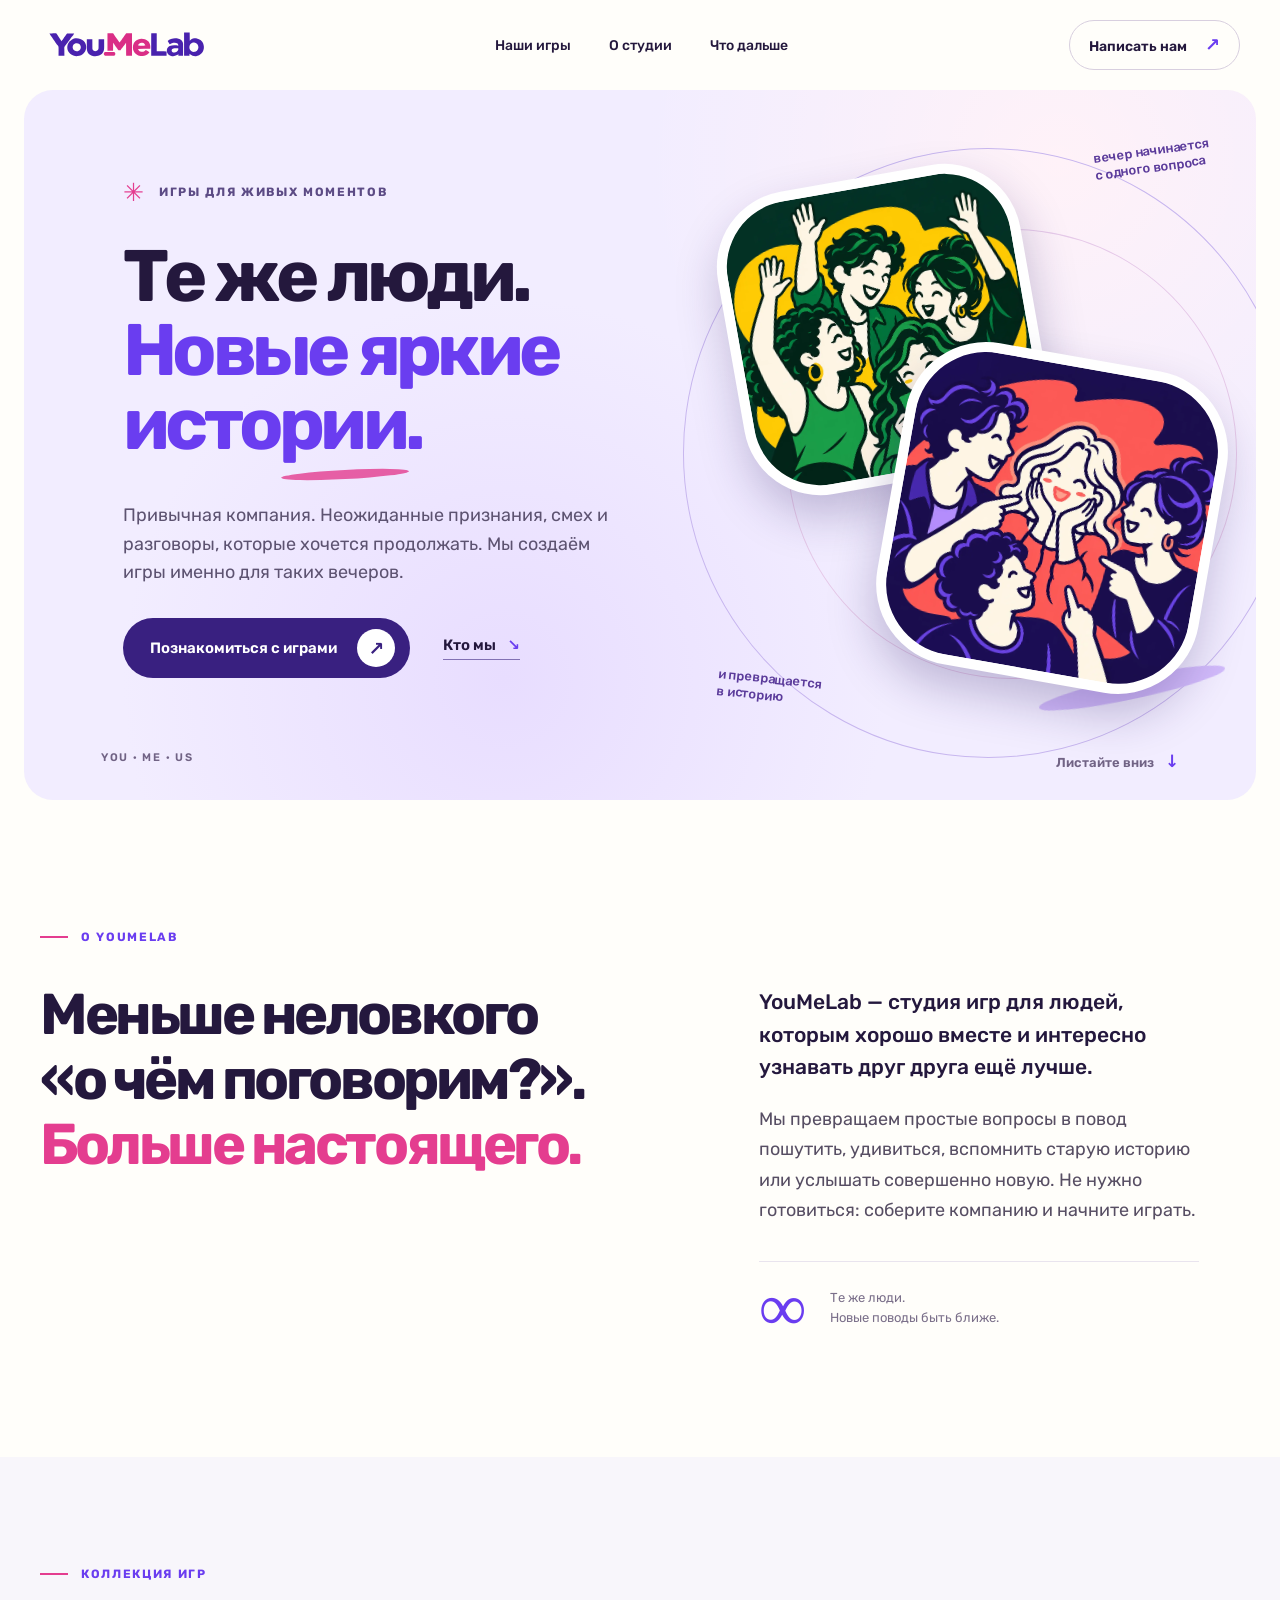
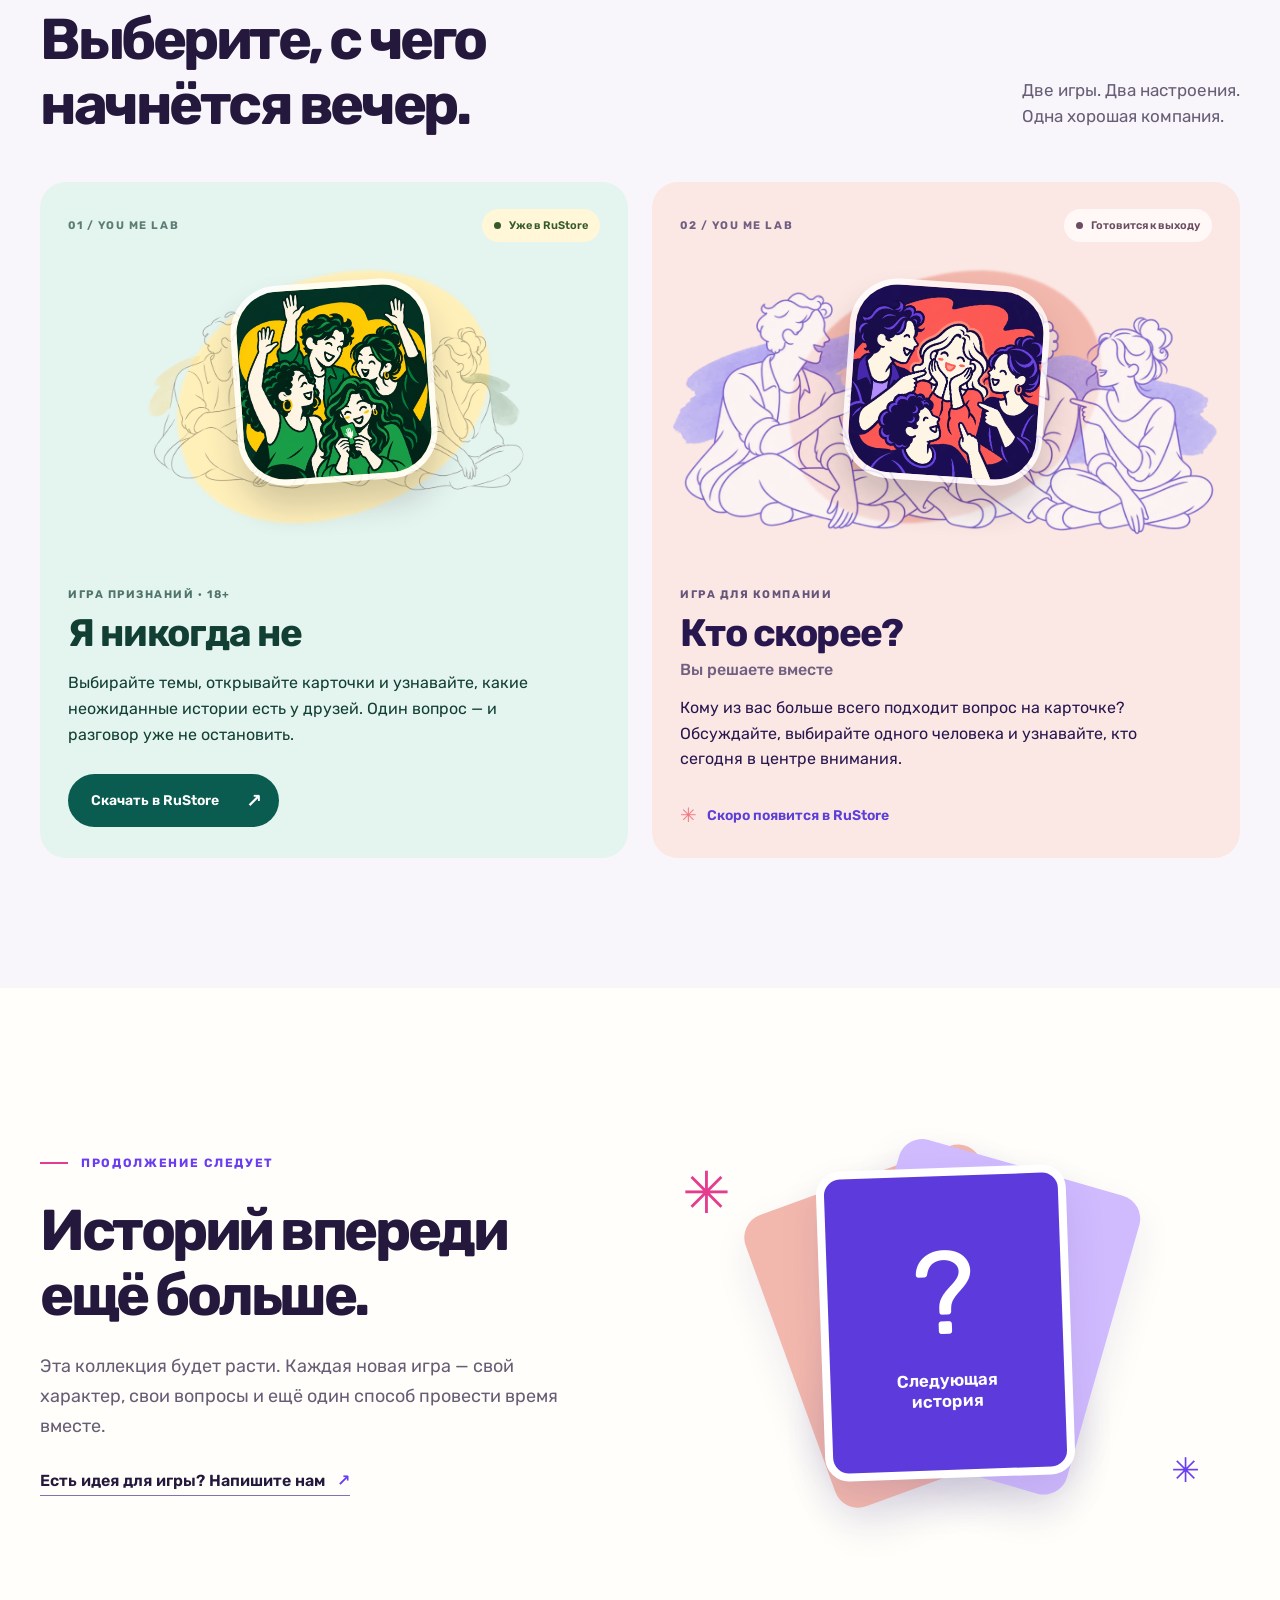
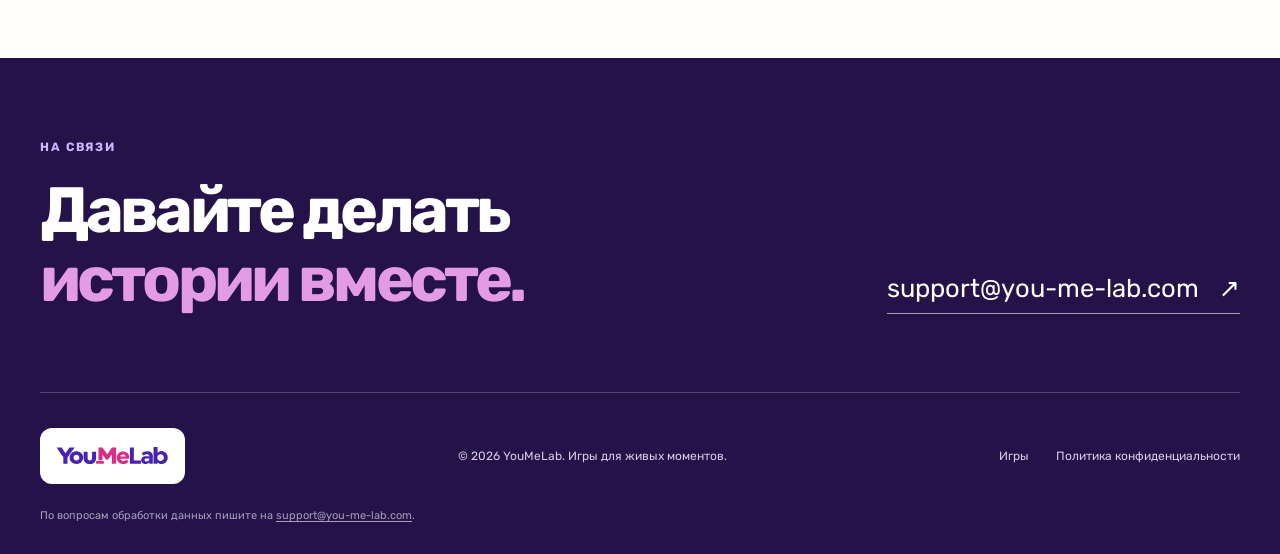
<file: index.html>
<!doctype html>
<html lang="ru">
<head>
  <meta charset="utf-8">
  <meta name="viewport" content="width=device-width, initial-scale=1">
  <meta name="theme-color" content="#F9F7FF">
  <meta name="description" content="YouMeLab — студия игр для компании и друзей. «Я никогда не» уже в RuStore, «Кто скорее?» готовится к выходу. Те же люди. Новые яркие истории.">
  <meta name="robots" content="index, follow, max-image-preview:large">
  <link rel="canonical" href="https://you-me-lab.com/">
  <meta property="og:type" content="website">
  <meta property="og:site_name" content="YouMeLab">
  <meta property="og:locale" content="ru_RU">
  <meta property="og:title" content="YouMeLab — Те же люди. Новые яркие истории.">
  <meta property="og:description" content="Игры для живых моментов вместе. Знакомьтесь с «Я никогда не» и «Кто скорее?».">
  <meta property="og:url" content="https://you-me-lab.com/">
  <meta property="og:image" content="https://you-me-lab.com/assets/og-cover.png">
  <meta name="twitter:card" content="summary_large_image">
  <title>YouMeLab — игры для компании и друзей</title>
  <script type="application/ld+json">
  {
    "@context": "https://schema.org",
    "@type": "WebSite",
    "name": "YouMeLab",
    "alternateName": "You Me Lab",
    "url": "https://you-me-lab.com/",
    "inLanguage": "ru-RU",
    "description": "YouMeLab — студия игр для компании и друзей."
  }
  </script>
  <link rel="icon" href="assets/favicon.svg" type="image/svg+xml">
  <link rel="apple-touch-icon" href="assets/apple-touch-icon.png">
  <link rel="stylesheet" href="styles.css">
  <script src="script.js" defer></script>
</head>
<body>
  <a class="skip-link" href="#main">Перейти к содержанию</a>
  <header class="site-header" id="top">
    <div class="header-inner container">
      <a class="brand" href="#top" aria-label="YouMeLab — наверх"><img src="assets/logo.svg" width="174" height="58" alt="YouMeLab"></a>
      <nav class="desktop-nav" aria-label="Основная навигация"><a href="#games">Наши игры</a><a href="#about">О студии</a><a href="#future">Что дальше</a></nav>
      <a class="header-contact" href="mailto:support@you-me-lab.com">Написать нам <span aria-hidden="true">↗</span></a>
      <button class="menu-button" type="button" aria-label="Открыть меню" aria-controls="mobile-menu" aria-expanded="false"><span></span><span></span></button>
    </div>
    <nav class="mobile-menu" id="mobile-menu" aria-label="Мобильная навигация" hidden>
      <a href="#games">Наши игры</a><a href="#about">О студии</a><a href="#future">Что дальше</a><a href="mailto:support@you-me-lab.com">Написать нам ↗</a>
    </nav>
  </header>

  <main id="main">
    <section class="hero-shell" aria-labelledby="hero-title">
      <div class="hero">
        <div class="hero-copy">
          <p class="eyebrow"><span class="eyebrow-mark" aria-hidden="true">✳</span> Игры для живых моментов</p>
          <h1 id="hero-title">Те же люди.<br><span class="headline-accent">Новые яркие<br class="desktop-break"> истории.</span></h1>
          <p class="hero-lead">Привычная компания. Неожиданные признания, смех и разговоры, которые хочется продолжать. Мы создаём игры именно для таких вечеров.</p>
          <div class="hero-actions">
            <a class="button button-primary" href="#games">Познакомиться с играми <span class="button-arrow" aria-hidden="true">↗</span></a>
            <a class="text-link" href="#about">Кто мы <span aria-hidden="true">↘</span></a>
          </div>
        </div>
        <div class="hero-art" aria-label="Иллюстративные иконки двух игр YouMeLab">
          <div class="hero-orbit hero-orbit-one" aria-hidden="true"></div><div class="hero-orbit hero-orbit-two" aria-hidden="true"></div>
          <div class="hero-stroke hero-stroke-top" aria-hidden="true"></div>
          <figure class="floating-game floating-never"><img src="assets/never-me-icon.webp" width="1254" height="1254" alt="Иконка игры «Я никогда не»:  друзья поднимают руки, пока одна девушка читает карточку" fetchpriority="high"></figure>
          <figure class="floating-game floating-kto"><img src="assets/kto-skoree-icon.webp" width="1254" height="1254" alt="Иконка «Кто скорее?»: трое друзей указывают на девушку" fetchpriority="high"></figure>
          <span class="hero-caption hero-caption-one" aria-hidden="true">вечер начинается<br>с одного вопроса</span>
          <span class="hero-caption hero-caption-two" aria-hidden="true">и превращается<br>в историю</span>
          <div class="hero-stroke hero-stroke-bottom" aria-hidden="true"></div>
        </div>
        <div class="hero-bottom"><span>YOU · ME · US</span><a href="#games">Листайте вниз <span aria-hidden="true">↓</span></a></div>
      </div>
    </section>

    <section class="about-section container section-space" id="about" aria-labelledby="about-title">
      <div class="section-kicker"><span class="kicker-line"></span> О YouMeLab</div>
      <div class="about-grid">
        <h2 id="about-title">Меньше неловкого<br>«о чём поговорим?».<br><em>Больше настоящего.</em></h2>
        <div class="about-copy">
          <p>YouMeLab — студия игр для людей, которым хорошо вместе и интересно узнавать друг друга ещё лучше.</p>
          <p>Мы превращаем простые вопросы в повод пошутить, удивиться, вспомнить старую историю или услышать совершенно новую. Не нужно готовиться: соберите компанию и начните играть.</p>
          <div class="about-signature"><span class="signature-loop" aria-hidden="true">∞</span><span>Те же люди.<br>Новые поводы быть ближе.</span></div>
        </div>
      </div>
    </section>

    <section class="games-section" id="games" aria-labelledby="games-title">
      <div class="container">
        <div class="games-heading">
          <div><div class="section-kicker"><span class="kicker-line"></span> Коллекция игр</div><h2 id="games-title">Выберите, с чего<br>начнётся вечер.</h2></div>
          <p>Две игры. Два настроения.<br>Одна хорошая компания.</p>
        </div>
        <div class="game-grid">
          <article class="game-card game-never" aria-labelledby="never-title">
            <div class="card-topline"><span class="game-number">01 / YOU ME LAB</span><span class="status status-live"><span class="status-dot"></span> Уже в RuStore</span></div>
            <div class="game-visual game-visual-never">
              <div class="visual-wash" aria-hidden="true"></div>
              <img class="game-illustration never-illustration" src="assets/never-me-hero.webp" width="1100" height="733" alt="" loading="lazy">
              <img class="game-icon" src="assets/never-me-icon.webp" width="1254" height="1254" alt="Иконка игры «Я никогда не»" loading="lazy">
            </div>
            <div class="game-content">
              <p class="game-overline">Игра признаний · 18+</p>
              <h3 id="never-title">Я никогда не</h3>
              <p>Выбирайте темы, открывайте карточки и узнавайте, какие неожиданные истории есть у друзей. Один вопрос — и разговор уже не остановить.</p>
              <a class="game-link" href="https://www.rustore.ru/catalog/app/com.youmelab.neverme" target="_blank" rel="noopener noreferrer" aria-label="Скачать «Я никогда не» в RuStore, откроется в новой вкладке">Скачать в RuStore <span aria-hidden="true">↗</span></a>
            </div>
          </article>
          <article class="game-card game-kto" aria-labelledby="kto-title">
            <div class="card-topline"><span class="game-number">02 / YOU ME LAB</span><span class="status status-soon"><span class="status-dot"></span> Готовится к выходу</span></div>
            <div class="game-visual game-visual-kto">
              <div class="visual-wash" aria-hidden="true"></div>
              <img class="game-illustration kto-illustration" src="assets/kto-skoree-hero.webp" width="1200" height="596" alt="" loading="lazy">
              <img class="game-icon" src="assets/kto-skoree-icon.webp" width="1254" height="1254" alt="Иконка игры «Кто скорее?»" loading="lazy">
            </div>
            <div class="game-content">
              <p class="game-overline">Игра для компании</p>
              <h3 id="kto-title">Кто скорее? <span>Вы решаете вместе</span></h3>
              <p>Кому из вас больше всего подходит вопрос на карточке? Обсуждайте, выбирайте одного человека и узнавайте, кто сегодня в центре внимания.</p>
              <p class="coming-note"><span aria-hidden="true">✳</span> Скоро появится в RuStore</p>
            </div>
          </article>
        </div>
      </div>
    </section>

    <section class="future-section container section-space" id="future" aria-labelledby="future-title">
      <div class="future-content">
        <div class="section-kicker"><span class="kicker-line"></span> Продолжение следует</div>
        <h2 id="future-title">Историй впереди<br>ещё больше.</h2>
        <p>Эта коллекция будет расти. Каждая новая игра — свой характер, свои вопросы и ещё один способ провести время вместе.</p>
        <a class="text-link future-link" href="mailto:support@you-me-lab.com?subject=YouMeLab%20%E2%80%94%20%D0%B8%D0%B4%D0%B5%D1%8F%20%D0%B4%D0%BB%D1%8F%20%D0%B8%D0%B3%D1%80%D1%8B">Есть идея для игры? Напишите нам <span aria-hidden="true">↗</span></a>
      </div>
      <div class="future-art" aria-hidden="true">
        <div class="future-card future-card-back"></div><div class="future-card future-card-middle"></div>
        <div class="future-card future-card-front"><span>?</span><small>Следующая<br>история</small></div>
        <span class="future-spark future-spark-one">✳</span><span class="future-spark future-spark-two">✳</span>
      </div>
    </section>
  </main>

  <footer class="site-footer" id="contact">
    <div class="container">
      <div class="footer-top">
        <div><p class="footer-eyebrow">На связи</p><h2>Давайте делать<br><span>истории вместе.</span></h2></div>
        <a class="footer-mail" href="mailto:support@you-me-lab.com">support@you-me-lab.com <span aria-hidden="true">↗</span></a>
      </div>
      <div class="footer-bottom">
        <a class="footer-brand" href="#top" aria-label="YouMeLab — наверх"><img src="assets/logo.svg" width="144" height="48" alt="YouMeLab"></a>
        <p>© <span id="year">2026</span> YouMeLab. Игры для живых моментов.</p>
        <div class="footer-links"><a href="#games">Игры</a><a href="/privacy/">Политика конфиденциальности</a></div>
      </div>
      <p class="privacy-note">По вопросам обработки данных пишите на <a href="mailto:support@you-me-lab.com">support@you-me-lab.com</a>.</p>
    </div>
  </footer>
</body>
</html>
</file>
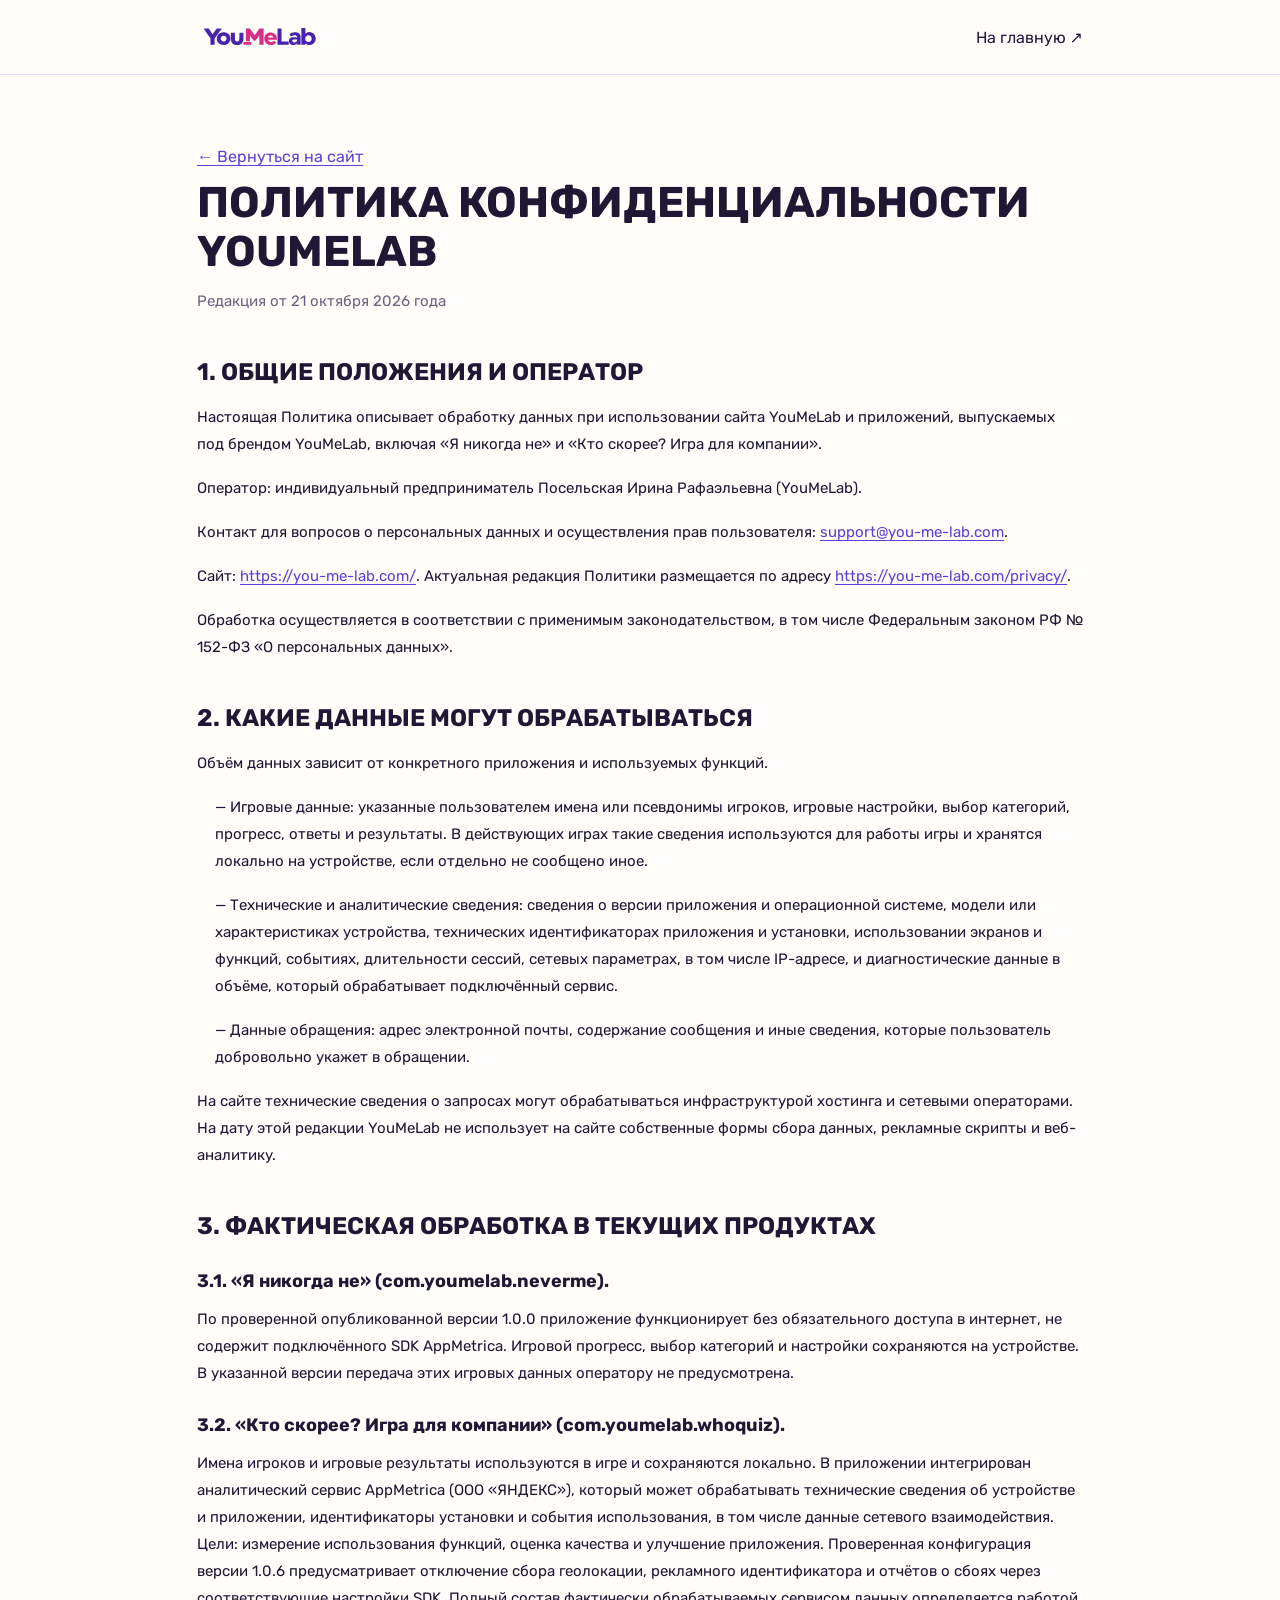
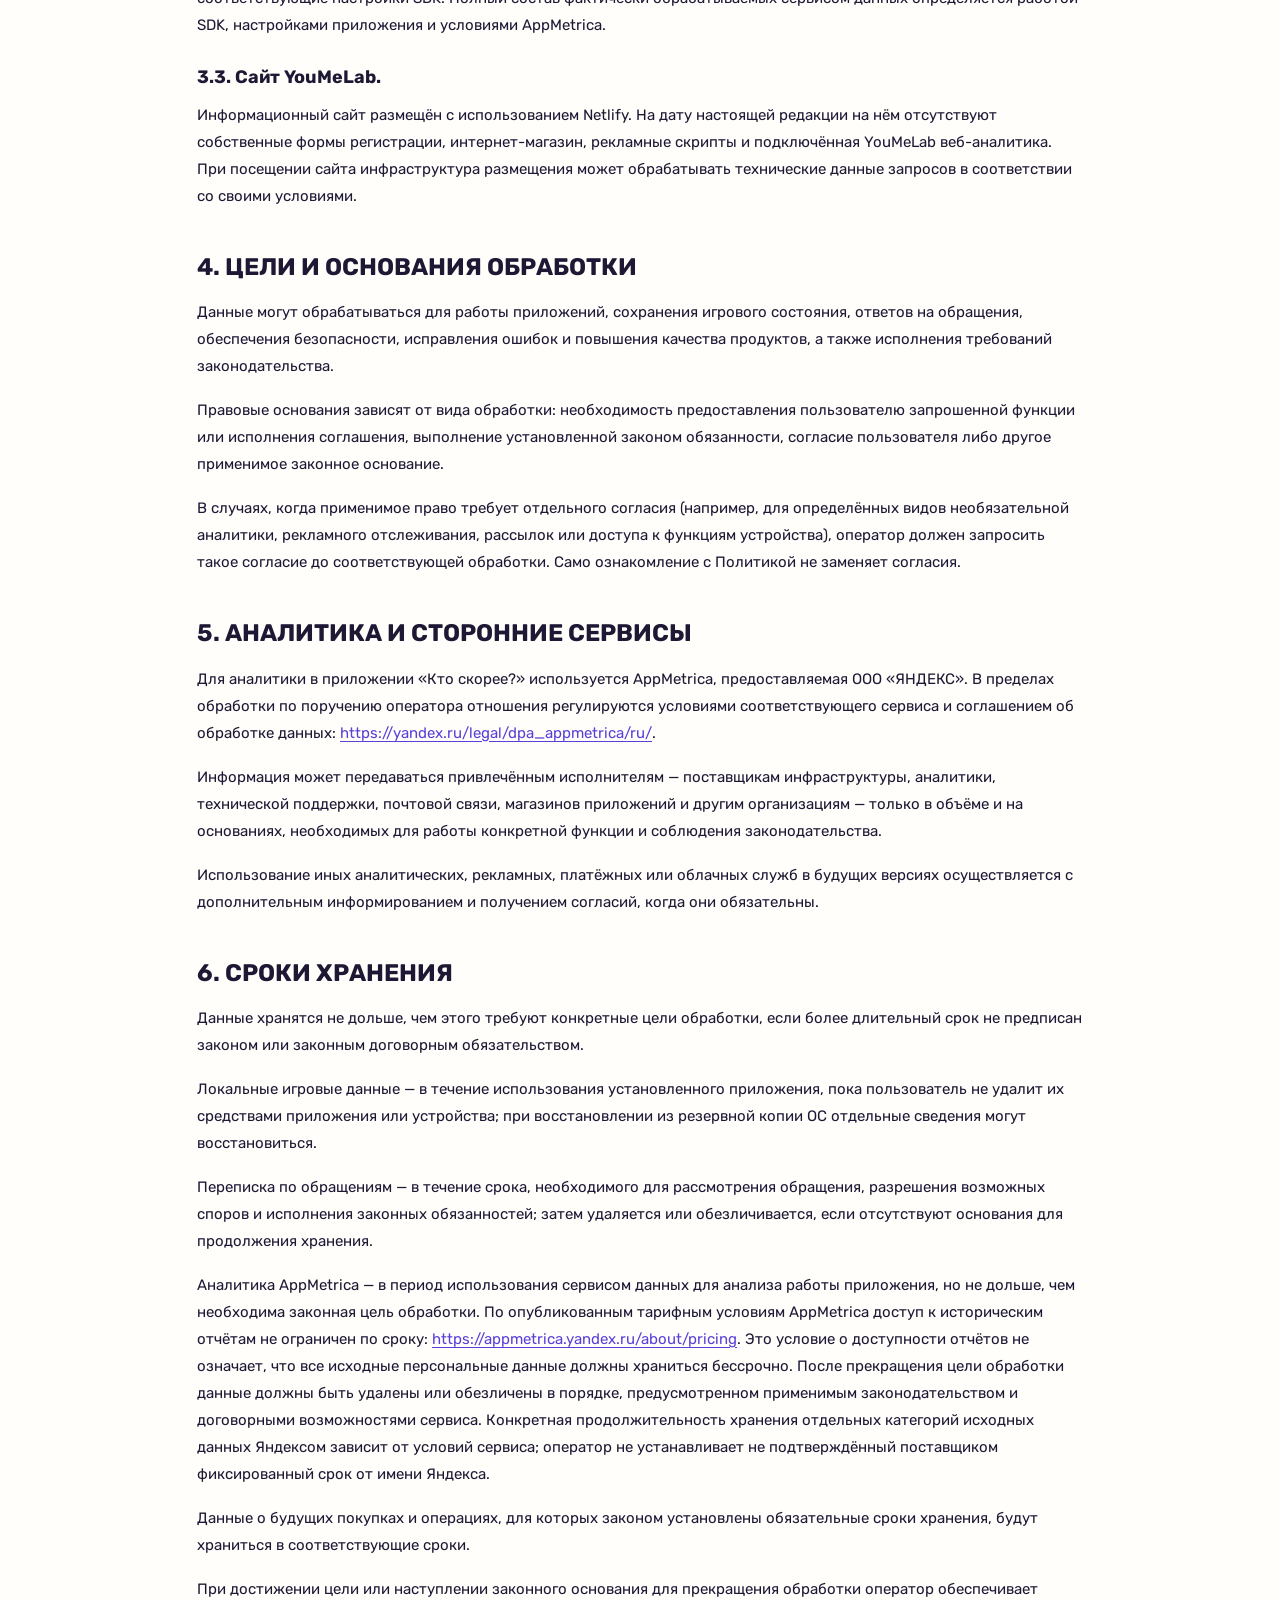
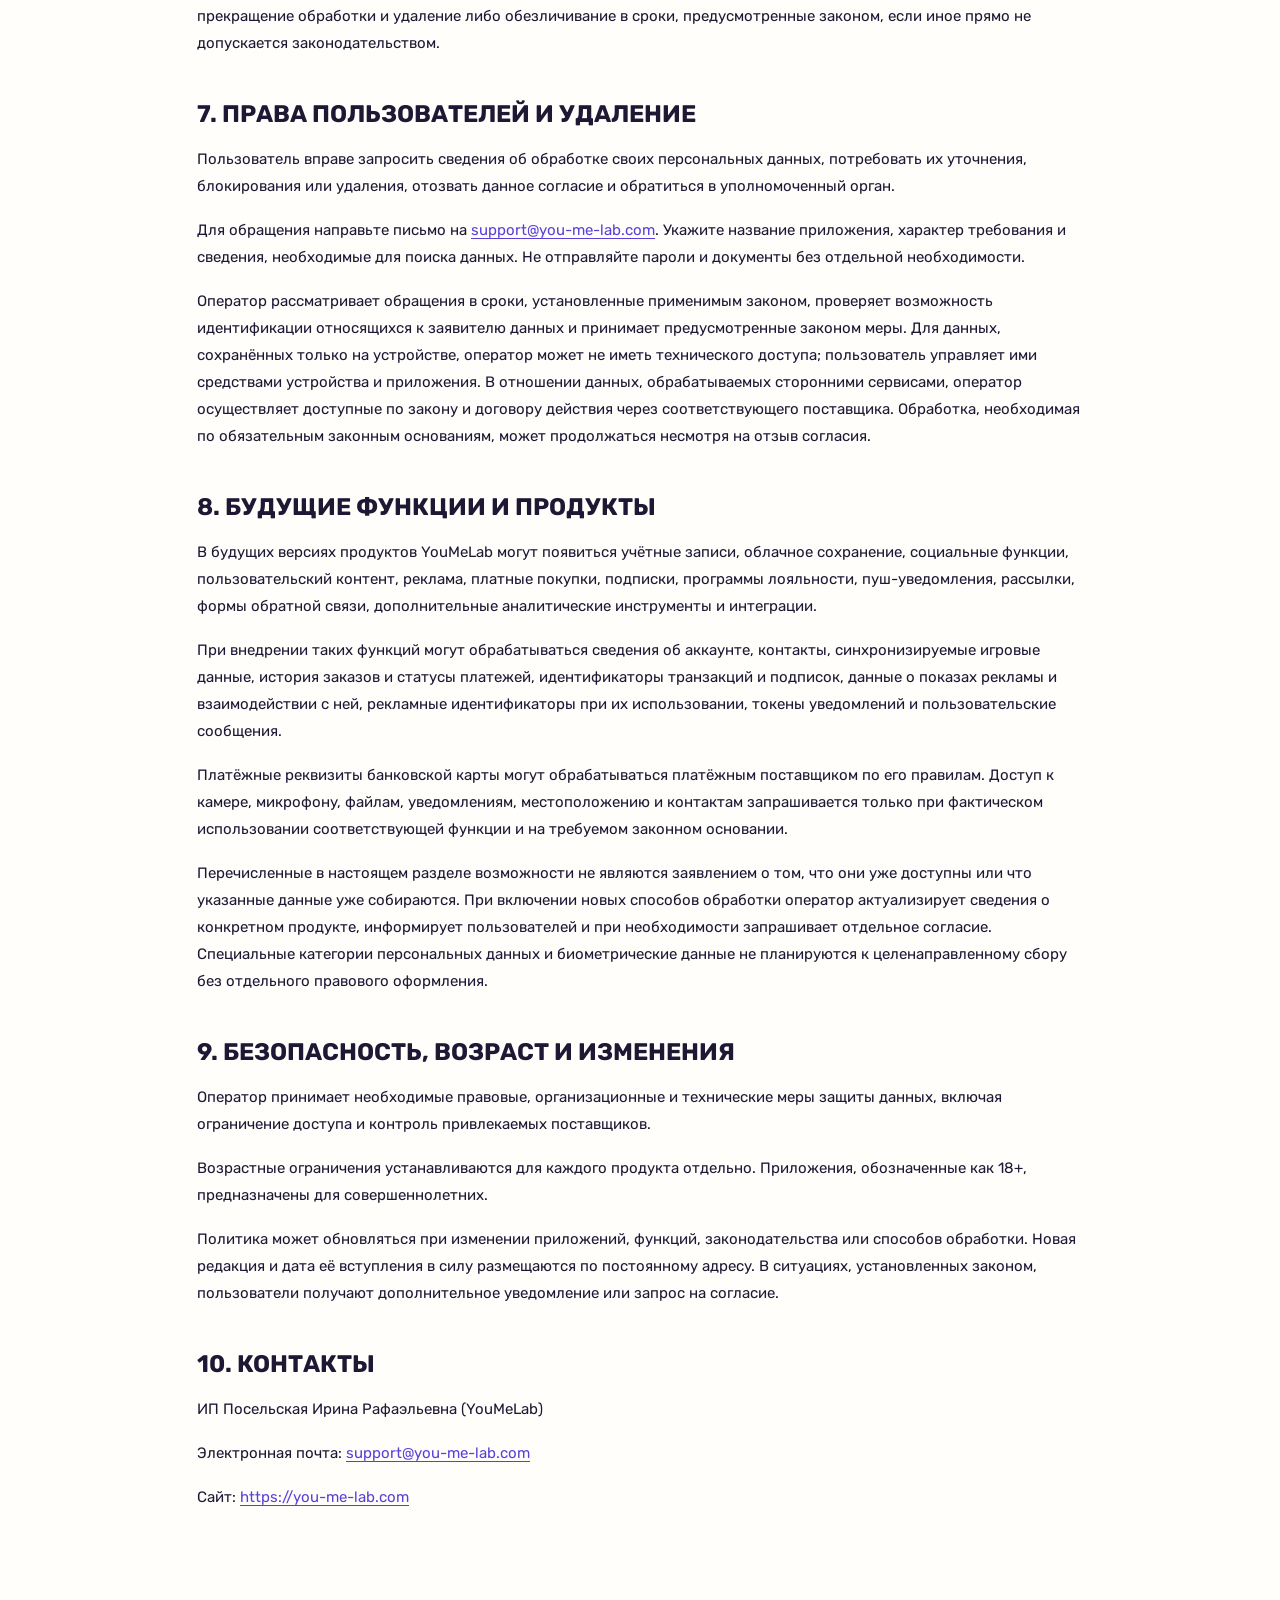
<file: privacy/index.html>
<!doctype html>
<html lang="ru">
<head>
<meta charset="utf-8">
<meta name="viewport" content="width=device-width, initial-scale=1">
<meta name="theme-color" content="#F9F7FF">
<meta name="description" content="Политика конфиденциальности YouMeLab: обработка данных в приложениях и на сайте.">
<meta name="robots" content="index, follow">
<link rel="canonical" href="https://you-me-lab.com/privacy/">
<title>Политика конфиденциальности — YouMeLab</title>
<link rel="icon" href="../assets/favicon.svg" type="image/svg+xml">
<link rel="apple-touch-icon" href="../assets/apple-touch-icon.png">
<link rel="stylesheet" href="../styles.css">
<script src="../script.js" defer></script>
<style>
.policy-main{max-width:930px;margin:0 auto;padding:54px 22px 96px;font-family:Rubik,Arial,sans-serif;color:#1E1835}
.policy-main h1{font-size:clamp(28px,4vw,43px);line-height:1.14;margin:0 0 12px;overflow-wrap:anywhere}
.policy-date{color:#6C657E;margin:0 0 40px}
.policy-main h2{font-size:clamp(18px,2.5vw,24px);line-height:1.3;margin:42px 0 16px}
.policy-main h3{font-size:18px;line-height:1.4;margin:26px 0 12px}
.policy-main p{font-size:15px;line-height:1.8;margin:0 0 17px;overflow-wrap:anywhere}
.policy-main a{overflow-wrap:anywhere;color:#5B3FD7;text-decoration:underline;text-underline-offset:3px}
.policy-back{display:inline-block;margin:18px 0 12px}
.policy-point{padding-left:18px}
.policy-header{border-bottom:1px solid #E9E3F9;padding:16px 22px}
.policy-header-inner{max-width:886px;margin:auto;display:flex;align-items:center;justify-content:space-between;gap:14px}
.policy-logo{height:42px;width:auto}
</style>
</head>
<body>
<header class="policy-header"><div class="policy-header-inner"><a href="../" aria-label="На главную страницу YouMeLab"><img class="policy-logo" src="../assets/logo.svg" alt="YouMeLab"></a><a href="../">На главную ↗</a></div></header>
<main class="policy-main"><a class="policy-back" href="../">← Вернуться на сайт</a>
<h1>ПОЛИТИКА КОНФИДЕНЦИАЛЬНОСТИ YOUMELAB</h1>
<p class="policy-date">Редакция от 21 октября 2026 года</p>
<h2>1. ОБЩИЕ ПОЛОЖЕНИЯ И ОПЕРАТОР</h2>
<p>Настоящая Политика описывает обработку данных при использовании сайта YouMeLab и приложений, выпускаемых под брендом YouMeLab, включая «Я никогда не» и «Кто скорее? Игра для компании».</p>
<p>Оператор: индивидуальный предприниматель Посельская Ирина Рафаэльевна (YouMeLab).</p>
<p>Контакт для вопросов о персональных данных и осуществления прав пользователя: <a href="mailto:support@you-me-lab.com">support@you-me-lab.com</a>.</p>
<p>Сайт: <a href="https://you-me-lab.com/">https://you-me-lab.com/</a>. Актуальная редакция Политики размещается по адресу <a href="https://you-me-lab.com/privacy/">https://you-me-lab.com/privacy/</a>.</p>
<p>Обработка осуществляется в соответствии с применимым законодательством, в том числе Федеральным законом РФ № 152-ФЗ «О персональных данных».</p>
<h2>2. КАКИЕ ДАННЫЕ МОГУТ ОБРАБАТЫВАТЬСЯ</h2>
<p>Объём данных зависит от конкретного приложения и используемых функций.</p>
<p class="policy-point">— Игровые данные: указанные пользователем имена или псевдонимы игроков, игровые настройки, выбор категорий, прогресс, ответы и результаты. В действующих играх такие сведения используются для работы игры и хранятся локально на устройстве, если отдельно не сообщено иное.</p>
<p class="policy-point">— Технические и аналитические сведения: сведения о версии приложения и операционной системе, модели или характеристиках устройства, технических идентификаторах приложения и установки, использовании экранов и функций, событиях, длительности сессий, сетевых параметрах, в том числе IP-адресе, и диагностические данные в объёме, который обрабатывает подключённый сервис.</p>
<p class="policy-point">— Данные обращения: адрес электронной почты, содержание сообщения и иные сведения, которые пользователь добровольно укажет в обращении.</p>
<p>На сайте технические сведения о запросах могут обрабатываться инфраструктурой хостинга и сетевыми операторами. На дату этой редакции YouMeLab не использует на сайте собственные формы сбора данных, рекламные скрипты и веб-аналитику.</p>
<h2>3. ФАКТИЧЕСКАЯ ОБРАБОТКА В ТЕКУЩИХ ПРОДУКТАХ</h2>
<h3>3.1. «Я никогда не» (com.youmelab.neverme).</h3>
<p>По проверенной опубликованной версии 1.0.0 приложение функционирует без обязательного доступа в интернет, не содержит подключённого SDK AppMetrica. Игровой прогресс, выбор категорий и настройки сохраняются на устройстве. В указанной версии передача этих игровых данных оператору не предусмотрена.</p>
<h3>3.2. «Кто скорее? Игра для компании» (com.youmelab.whoquiz).</h3>
<p>Имена игроков и игровые результаты используются в игре и сохраняются локально. В приложении интегрирован аналитический сервис AppMetrica (ООО «ЯНДЕКС»), который может обрабатывать технические сведения об устройстве и приложении, идентификаторы установки и события использования, в том числе данные сетевого взаимодействия. Цели: измерение использования функций, оценка качества и улучшение приложения. Проверенная конфигурация версии 1.0.6 предусматривает отключение сбора геолокации, рекламного идентификатора и отчётов о сбоях через соответствующие настройки SDK. Полный состав фактически обрабатываемых сервисом данных определяется работой SDK, настройками приложения и условиями AppMetrica.</p>
<h3>3.3. Сайт YouMeLab.</h3>
<p>Информационный сайт размещён с использованием Netlify. На дату настоящей редакции на нём отсутствуют собственные формы регистрации, интернет-магазин, рекламные скрипты и подключённая YouMeLab веб-аналитика. При посещении сайта инфраструктура размещения может обрабатывать технические данные запросов в соответствии со своими условиями.</p>
<h2>4. ЦЕЛИ И ОСНОВАНИЯ ОБРАБОТКИ</h2>
<p>Данные могут обрабатываться для работы приложений, сохранения игрового состояния, ответов на обращения, обеспечения безопасности, исправления ошибок и повышения качества продуктов, а также исполнения требований законодательства.</p>
<p>Правовые основания зависят от вида обработки: необходимость предоставления пользователю запрошенной функции или исполнения соглашения, выполнение установленной законом обязанности, согласие пользователя либо другое применимое законное основание.</p>
<p>В случаях, когда применимое право требует отдельного согласия (например, для определённых видов необязательной аналитики, рекламного отслеживания, рассылок или доступа к функциям устройства), оператор должен запросить такое согласие до соответствующей обработки. Само ознакомление с Политикой не заменяет согласия.</p>
<h2>5. АНАЛИТИКА И СТОРОННИЕ СЕРВИСЫ</h2>
<p>Для аналитики в приложении «Кто скорее?» используется AppMetrica, предоставляемая ООО «ЯНДЕКС». В пределах обработки по поручению оператора отношения регулируются условиями соответствующего сервиса и соглашением об обработке данных: <a href="https://yandex.ru/legal/dpa_appmetrica/ru/">https://yandex.ru/legal/dpa_appmetrica/ru/</a>.</p>
<p>Информация может передаваться привлечённым исполнителям — поставщикам инфраструктуры, аналитики, технической поддержки, почтовой связи, магазинов приложений и другим организациям — только в объёме и на основаниях, необходимых для работы конкретной функции и соблюдения законодательства.</p>
<p>Использование иных аналитических, рекламных, платёжных или облачных служб в будущих версиях осуществляется с дополнительным информированием и получением согласий, когда они обязательны.</p>
<h2>6. СРОКИ ХРАНЕНИЯ</h2>
<p>Данные хранятся не дольше, чем этого требуют конкретные цели обработки, если более длительный срок не предписан законом или законным договорным обязательством.</p>
<p>Локальные игровые данные — в течение использования установленного приложения, пока пользователь не удалит их средствами приложения или устройства; при восстановлении из резервной копии ОС отдельные сведения могут восстановиться.</p>
<p>Переписка по обращениям — в течение срока, необходимого для рассмотрения обращения, разрешения возможных споров и исполнения законных обязанностей; затем удаляется или обезличивается, если отсутствуют основания для продолжения хранения.</p>
<p>Аналитика AppMetrica — в период использования сервисом данных для анализа работы приложения, но не дольше, чем необходима законная цель обработки. По опубликованным тарифным условиям AppMetrica доступ к историческим отчётам не ограничен по сроку: <a href="https://appmetrica.yandex.ru/about/pricing">https://appmetrica.yandex.ru/about/pricing</a>. Это условие о доступности отчётов не означает, что все исходные персональные данные должны храниться бессрочно. После прекращения цели обработки данные должны быть удалены или обезличены в порядке, предусмотренном применимым законодательством и договорными возможностями сервиса. Конкретная продолжительность хранения отдельных категорий исходных данных Яндексом зависит от условий сервиса; оператор не устанавливает не подтверждённый поставщиком фиксированный срок от имени Яндекса.</p>
<p>Данные о будущих покупках и операциях, для которых законом установлены обязательные сроки хранения, будут храниться в соответствующие сроки.</p>
<p>При достижении цели или наступлении законного основания для прекращения обработки оператор обеспечивает прекращение обработки и удаление либо обезличивание в сроки, предусмотренные законом, если иное прямо не допускается законодательством.</p>
<h2>7. ПРАВА ПОЛЬЗОВАТЕЛЕЙ И УДАЛЕНИЕ</h2>
<p>Пользователь вправе запросить сведения об обработке своих персональных данных, потребовать их уточнения, блокирования или удаления, отозвать данное согласие и обратиться в уполномоченный орган.</p>
<p>Для обращения направьте письмо на <a href="mailto:support@you-me-lab.com">support@you-me-lab.com</a>. Укажите название приложения, характер требования и сведения, необходимые для поиска данных. Не отправляйте пароли и документы без отдельной необходимости.</p>
<p>Оператор рассматривает обращения в сроки, установленные применимым законом, проверяет возможность идентификации относящихся к заявителю данных и принимает предусмотренные законом меры. Для данных, сохранённых только на устройстве, оператор может не иметь технического доступа; пользователь управляет ими средствами устройства и приложения. В отношении данных, обрабатываемых сторонними сервисами, оператор осуществляет доступные по закону и договору действия через соответствующего поставщика. Обработка, необходимая по обязательным законным основаниям, может продолжаться несмотря на отзыв согласия.</p>
<h2>8. БУДУЩИЕ ФУНКЦИИ И ПРОДУКТЫ</h2>
<p>В будущих версиях продуктов YouMeLab могут появиться учётные записи, облачное сохранение, социальные функции, пользовательский контент, реклама, платные покупки, подписки, программы лояльности, пуш-уведомления, рассылки, формы обратной связи, дополнительные аналитические инструменты и интеграции.</p>
<p>При внедрении таких функций могут обрабатываться сведения об аккаунте, контакты, синхронизируемые игровые данные, история заказов и статусы платежей, идентификаторы транзакций и подписок, данные о показах рекламы и взаимодействии с ней, рекламные идентификаторы при их использовании, токены уведомлений и пользовательские сообщения.</p>
<p>Платёжные реквизиты банковской карты могут обрабатываться платёжным поставщиком по его правилам. Доступ к камере, микрофону, файлам, уведомлениям, местоположению и контактам запрашивается только при фактическом использовании соответствующей функции и на требуемом законном основании.</p>
<p>Перечисленные в настоящем разделе возможности не являются заявлением о том, что они уже доступны или что указанные данные уже собираются. При включении новых способов обработки оператор актуализирует сведения о конкретном продукте, информирует пользователей и при необходимости запрашивает отдельное согласие. Специальные категории персональных данных и биометрические данные не планируются к целенаправленному сбору без отдельного правового оформления.</p>
<h2>9. БЕЗОПАСНОСТЬ, ВОЗРАСТ И ИЗМЕНЕНИЯ</h2>
<p>Оператор принимает необходимые правовые, организационные и технические меры защиты данных, включая ограничение доступа и контроль привлекаемых поставщиков.</p>
<p>Возрастные ограничения устанавливаются для каждого продукта отдельно. Приложения, обозначенные как 18+, предназначены для совершеннолетних.</p>
<p>Политика может обновляться при изменении приложений, функций, законодательства или способов обработки. Новая редакция и дата её вступления в силу размещаются по постоянному адресу. В ситуациях, установленных законом, пользователи получают дополнительное уведомление или запрос на согласие.</p>
<h2>10. КОНТАКТЫ</h2>
<p>ИП Посельская Ирина Рафаэльевна (YouMeLab)</p>
<p>Электронная почта: <a href="mailto:support@you-me-lab.com">support@you-me-lab.com</a></p>
<p>Сайт: <a href="https://you-me-lab.com">https://you-me-lab.com</a></p>
</main>
</body>
</html>
</file>
<file: styles.css>
@font-face{font-family:Rubik;src:url("assets/fonts/Rubik-Regular.ttf") format("truetype");font-style:normal;font-weight:400;font-display:swap}
@font-face{font-family:Rubik;src:url("assets/fonts/Rubik-Medium.ttf") format("truetype");font-style:normal;font-weight:500;font-display:swap}
@font-face{font-family:Rubik;src:url("assets/fonts/Rubik-SemiBold.ttf") format("truetype");font-style:normal;font-weight:600;font-display:swap}
@font-face{font-family:Rubik;src:url("assets/fonts/Rubik-Bold.ttf") format("truetype");font-style:normal;font-weight:700;font-display:swap}
:root{--ink:#24183d;--muted:#675e76;--purple:#6a3df0;--magenta:#e43d8f;--lilac:#ebdfff;--paper:#fffefa;--border:#e9e4ee;font-family:Rubik,system-ui,-apple-system,"Segoe UI",Roboto,Arial,sans-serif;color:var(--ink);background:var(--paper);font-synthesis:none}
*,*::before,*::after{box-sizing:border-box}
html{scroll-behavior:smooth;scroll-padding-top:96px}
body{margin:0;min-width:320px}
button,input{font:inherit}img{display:block;max-width:100%}a{color:inherit;text-decoration:none}button{cursor:pointer}
::selection{background:#e8d8ff;color:#2a1851}
:focus-visible{outline:3px solid var(--magenta);outline-offset:4px}
.container{width:min(1280px,calc(100% - 80px));margin-inline:auto}
.skip-link{position:absolute;z-index:100;left:16px;top:-100px;background:#fff;padding:12px 18px;border-radius:12px}.skip-link:focus{top:16px}
.site-header{height:90px;background:var(--paper);position:relative;z-index:20}
.header-inner{height:100%;display:flex;align-items:center;gap:30px}.brand{display:block;flex:0 0 auto}.brand img{width:174px;height:auto}
.desktop-nav{display:flex;align-items:center;gap:38px;margin-inline:auto;font-size:14px;font-weight:500}
.desktop-nav a,.footer-links a{transition:color .2s}.desktop-nav a:hover,.footer-links a:hover{color:var(--magenta)}
.header-contact{border:1px solid #d8cfdf;border-radius:100px;padding:13px 19px;font-size:14px;font-weight:600;white-space:nowrap;transition:background .2s,border-color .2s}
.header-contact:hover{background:#f3edff;border-color:#b29bf4}.header-contact span{margin-left:15px;color:var(--purple);font-size:18px}
.menu-button,.mobile-menu{display:none}

.hero-shell{padding:0 24px}
.hero{min-height:710px;border-radius:29px;overflow:hidden;position:relative;display:grid;grid-template-columns:minmax(0,1.06fr) minmax(0,.94fr);background:radial-gradient(circle at 84% 10%,#fff2f8 0,transparent 34%),radial-gradient(circle at 39% 83%,#e8ddff 0,transparent 40%),#f2edff}
.hero-copy{z-index:2;padding:clamp(74px,7vw,118px) 0 104px max(48px,calc((100vw - 1280px)/2 - 24px));margin-left:clamp(38px,4vw,64px);max-width:770px}
.eyebrow,.section-kicker,.game-overline,.footer-eyebrow{text-transform:uppercase;letter-spacing:.14em;font-size:12px;font-weight:700}
.eyebrow{display:flex;align-items:center;gap:13px;color:#5c4b85;margin:0 0 34px}.eyebrow-mark{font-size:25px;color:var(--magenta);line-height:1}
.hero h1{font-size:clamp(56px,5.7vw,89px);letter-spacing:-.065em;line-height:1.02;margin:0;font-weight:700;white-space:nowrap}
.headline-accent{color:var(--purple);position:relative}
.headline-accent::after{content:"";position:absolute;left:53%;bottom:-14px;width:43%;height:13px;border-radius:50%;background:var(--magenta);transform:rotate(-3deg);opacity:.8;clip-path:ellipse(50% 35% at 50% 50%)}
.hero-lead{font-size:18px;line-height:1.6;max-width:510px;color:#5d5371;margin:39px 0 31px}
.hero-actions{display:flex;align-items:center;gap:33px;flex-wrap:wrap}
.button{display:inline-flex;align-items:center;justify-content:center;gap:20px;border-radius:100px;font-size:15px;font-weight:600;min-height:60px;padding:10px 15px 10px 27px;transition:transform .2s,box-shadow .2s}
.button:hover{transform:translateY(-3px);box-shadow:0 14px 28px #4b299a29}.button-primary{background:#392080;color:#fff}
.button-arrow{display:grid;place-items:center;width:38px;height:38px;border-radius:50%;background:#fff;color:#392080;font-size:19px}
.text-link{font-size:15px;font-weight:600;border-bottom:1px solid #8271b4;padding-bottom:5px}.text-link span{margin-left:8px;color:var(--purple)}.text-link:hover{color:var(--purple)}
.hero-art{position:relative;min-width:0;isolation:isolate}
.hero-orbit{position:absolute;border:1px solid #c8b7ef;border-radius:50%;width:610px;height:610px;top:58px;left:1%;transform:rotate(-14deg)}
.hero-orbit-two{width:450px;height:450px;top:139px;left:19%;border-color:#e6cae9}
.hero-stroke{position:absolute;height:22px;border-radius:100%;filter:blur(.4px)}
.hero-stroke-top{width:120px;background:#f3b8ad;top:100px;left:15%;transform:rotate(-19deg)}
.hero-stroke-bottom{width:190px;background:#d2bbfb;bottom:101px;right:5%;transform:rotate(-12deg)}
.floating-game{position:absolute;margin:0;box-shadow:0 22px 45px #2c1c6540;border:10px solid #fff;border-radius:25%;background:#fff;overflow:hidden}
.floating-game img{width:100%;height:100%;object-fit:cover}
.floating-never{width:clamp(230px,24vw,355px);aspect-ratio:1;left:9%;top:86px;transform:rotate(-10deg);z-index:2}
.floating-kto{width:clamp(230px,25.5vw,370px);aspect-ratio:1;right:7%;top:265px;transform:rotate(10deg);z-index:3}
.hero-caption{position:absolute;color:#5b3b9b;font-weight:500;font-size:13px;line-height:1.3;letter-spacing:-.01em;transform:rotate(-8deg)}
.hero-caption-one{top:53px;right:8%}.hero-caption-two{bottom:95px;left:7%;transform:rotate(6deg)}
.hero-bottom{position:absolute;z-index:4;left:clamp(40px,6vw,90px);right:clamp(40px,6vw,90px);bottom:29px;display:flex;justify-content:space-between;font-size:11px;font-weight:600;letter-spacing:.16em;color:#716385}
.hero-bottom a{letter-spacing:0;font-size:13px}.hero-bottom a span{padding-left:8px;font-size:17px;color:var(--purple)}

.section-space{padding-block:130px}.section-kicker{display:flex;align-items:center;gap:13px;color:var(--purple)}.kicker-line{display:inline-block;width:28px;height:2px;background:var(--magenta)}
.about-grid{display:grid;grid-template-columns:1.08fr .92fr;gap:clamp(70px,12vw,180px);margin-top:38px;align-items:start}
.about-grid h2,.games-heading h2,.future-content h2{font-size:clamp(40px,4.5vw,68px);letter-spacing:-.06em;line-height:1.13;margin:0;font-weight:700}
.about-grid h2 em{font-style:normal;color:var(--magenta)}
.about-copy{max-width:440px;padding-top:4px}.about-copy p{font-size:18px;line-height:1.7;color:#574e63;margin:0 0 20px}
.about-copy p:first-child{font-size:21px;font-weight:500;line-height:1.55;color:var(--ink)}
.about-signature{display:flex;align-items:center;gap:24px;margin-top:35px;border-top:1px solid var(--border);padding-top:26px;color:#7b708a;font-size:13px;line-height:1.5}
.signature-loop{font-family:Georgia,serif;font-size:67px;line-height:.5;color:var(--purple);font-weight:400}

.games-section{background:#f8f6fb;padding:110px 0 130px}
.games-heading{display:flex;align-items:end;justify-content:space-between;gap:25px;margin-bottom:45px}.games-heading h2{margin-top:26px}
.games-heading>p{font-size:17px;color:var(--muted);line-height:1.5;margin:0 0 8px}
.game-grid{display:grid;grid-template-columns:repeat(2,minmax(0,1fr));gap:24px}
.game-card{display:flex;flex-direction:column;min-width:0;border-radius:26px;overflow:hidden;padding:27px 28px 31px}
.game-never{background:#e4f4ee;color:#123f34}.game-kto{background:#fbe8e4;color:#28174f}
.card-topline{display:flex;justify-content:space-between;align-items:center;gap:10px}
.game-number{font-size:11px;letter-spacing:.14em;font-weight:700;opacity:.65}
.status{border-radius:100px;font-size:11px;font-weight:600;padding:10px 12px;white-space:nowrap;display:flex;gap:8px;align-items:center}
.status-live{background:#fff7d7;color:#375a2b}.status-soon{background:#fff8f6;color:#6b4d63}.status-dot{width:7px;height:7px;border-radius:50%;background:currentColor}
.game-visual{height:326px;position:relative;margin:0 -28px;overflow:hidden;isolation:isolate}
.visual-wash{position:absolute;z-index:-1;width:320px;height:240px;border-radius:55% 45% 58% 42%;filter:blur(1px);top:34px;left:50%;transform:translateX(-50%) rotate(-12deg)}
.game-never .visual-wash{background:#fff0ba}.game-kto .visual-wash{background:#f3b8ad}
.game-illustration{position:absolute;width:calc(100% - 40px);height:calc(100% - 32px);max-width:510px;object-fit:contain;object-position:center bottom;bottom:16px;left:50%;transform:translateX(-50%);opacity:.72}
.never-illustration{opacity:.39;mix-blend-mode:multiply}
.kto-illustration{max-width:560px;opacity:.58}
.game-icon{position:absolute;z-index:2;width:200px;height:200px;object-fit:cover;left:50%;top:40px;transform:translateX(-50%) rotate(-4deg);border-radius:24%;box-shadow:0 22px 32px #1a1b2430;border:6px solid #fffc}
.game-kto .game-icon{transform:translateX(-50%) rotate(4deg)}
.game-content{position:relative;z-index:3;background:inherit;padding-top:20px;display:flex;flex-direction:column;flex:1}
.game-overline{font-size:11px;margin:0 0 11px;opacity:.7}
.game-content h3{font-size:clamp(30px,3vw,43px);line-height:1.1;letter-spacing:-.04em;margin:0 0 16px}
.game-content h3 span{display:block;font-size:16px;font-weight:500;letter-spacing:0;margin-top:7px;opacity:.65}
.game-content>p:not(.game-overline):not(.coming-note){font-size:16px;line-height:1.6;max-width:480px;margin:0 0 27px}
.game-link{display:inline-flex;align-items:center;justify-content:space-between;align-self:flex-start;gap:27px;background:#0b5c50;color:#fff;border-radius:100px;padding:15px 17px 15px 23px;font-size:14px;font-weight:600;min-height:51px;margin-top:auto;transition:transform .2s,background .2s}
.game-link:hover{transform:translateY(-3px);background:#06483e}.game-link span{font-size:19px}
.coming-note{margin:auto 0 0;font-size:14px;font-weight:600;color:#5b3fd7}.coming-note span{font-size:20px;vertical-align:-2px;margin-right:7px;color:#f27882}

.future-section{display:grid;grid-template-columns:1fr 1fr;gap:50px;align-items:center;min-height:610px}
.future-content h2{margin:28px 0 24px}.future-content p{font-size:18px;line-height:1.65;color:var(--muted);max-width:520px;margin:0 0 30px}.future-link{font-size:16px}
.future-art{height:410px;position:relative}.future-card{position:absolute;left:50%;top:50%;width:250px;height:310px;border-radius:24px;box-shadow:0 20px 42px #3822751c}
.future-card-back{background:#f3b8ad;transform:translate(-68%,-49%) rotate(-20deg)}
.future-card-middle{background:#d1bbff;transform:translate(-38%,-52%) rotate(16deg)}
.future-card-front{background:#5d3adb;color:#fff;transform:translate(-53%,-50%) rotate(-2deg);display:flex;flex-direction:column;align-items:center;justify-content:center;gap:17px;border:8px solid #fff}
.future-card-front span{font-size:118px;line-height:1;font-weight:400}.future-card-front small{text-align:center;line-height:1.2;font-size:17px;font-weight:600}
.future-spark{position:absolute;color:var(--magenta);font-size:58px}.future-spark-one{left:3%;top:10%}.future-spark-two{right:7%;bottom:9%;font-size:34px;color:var(--purple)}

.site-footer{background:#241249;color:#fff;padding:82px 0 29px}
.footer-top{display:flex;justify-content:space-between;align-items:end;gap:35px;border-bottom:1px solid #ffffff37;padding-bottom:78px}
.footer-eyebrow{color:#cdb5ff;margin:0 0 22px}
.footer-top h2{font-size:clamp(42px,5vw,70px);line-height:1.08;letter-spacing:-.06em;margin:0}.footer-top h2 span{color:#e39ce3}
.footer-mail{font-size:clamp(17px,2vw,27px);border-bottom:1px solid #fff9;padding-bottom:10px;white-space:nowrap}.footer-mail:hover{color:#e39ce3}.footer-mail span{margin-left:14px}
.footer-bottom{display:flex;align-items:center;justify-content:space-between;gap:28px;padding-top:35px}
.footer-brand{background:#fff;border-radius:12px;padding:7px 10px}.footer-brand img{width:125px;height:auto}
.footer-bottom p,.footer-links{font-size:12px;color:#d6cce7}.footer-links{display:flex;flex-wrap:wrap;gap:14px 27px}.privacy-pending{color:#b6a9cb}
.privacy-note{font-size:11px;color:#a89dbc;line-height:1.5;margin:24px 0 0;max-width:650px}.privacy-note a{text-decoration:underline;text-underline-offset:2px}

@media(max-width:1120px){
 .container{width:min(100% - 56px,1280px)}.hero-copy{margin-left:22px;padding-left:38px}
 .hero h1{font-size:clamp(52px,6vw,76px)}.hero-lead{font-size:16px}
 .floating-never{left:2%}.floating-kto{right:2%}.hero-caption{display:none}
}
@media(max-width:900px){
 .desktop-nav{gap:17px;font-size:13px}.header-contact{display:none}.hero{min-height:650px}
 .hero-copy{padding-top:82px;padding-left:28px;margin-left:0}.hero h1{font-size:clamp(46px,5.9vw,62px)}
 .floating-never{width:235px;top:102px;left:4%}.floating-kto{width:245px;top:292px;right:4%}
 .about-grid{gap:60px}.game-visual{height:285px}.game-icon{width:165px;height:165px}
 .footer-top{align-items:start;flex-direction:column}
}
@media(max-width:720px){
 html{scroll-padding-top:74px}.container{width:calc(100% - 36px)}.site-header{height:74px}.brand img{width:142px}.desktop-nav{display:none}
 .menu-button{margin-left:auto;width:44px;height:44px;border:1px solid #ded4eb;background:#fff;border-radius:50%;display:flex;flex-direction:column;align-items:center;justify-content:center;gap:5px}
 .menu-button span{width:18px;height:2px;background:#392080;border-radius:2px;transition:transform .2s}
 .menu-button[aria-expanded="true"] span:first-child{transform:translateY(3.5px) rotate(45deg)}
 .menu-button[aria-expanded="true"] span:last-child{transform:translateY(-3.5px) rotate(-45deg)}
 .mobile-menu:not([hidden]){display:flex;flex-direction:column;background:#fff;position:absolute;left:0;right:0;top:74px;padding:10px 18px 20px;box-shadow:0 18px 25px #2b17451c}
 .mobile-menu a{display:block;padding:14px 6px;border-bottom:1px solid #eee8f3;font-size:16px;font-weight:500}
 .hero-shell{padding:0 10px}.hero{display:block;min-height:0;border-radius:20px}
 .hero-copy{padding:54px 26px 15px;max-width:none}.eyebrow{font-size:10px;letter-spacing:.13em;margin-bottom:26px}.eyebrow-mark{font-size:20px}
 .hero h1{font-size:clamp(40px,9vw,66px);white-space:normal;line-height:1.04}.headline-accent::after{bottom:-9px;height:9px}.desktop-break{display:none}
 .hero-lead{font-size:15px;line-height:1.57;margin:26px 0 24px;max-width:520px}
 .hero-actions{gap:23px}.button{min-height:54px;padding-left:20px;font-size:13px;gap:13px}.button-arrow{width:35px;height:35px}.text-link{font-size:13px}
 .hero-art{height:405px;overflow:hidden}.hero-orbit{width:400px;height:400px;top:15px;left:calc(50% - 190px)}.hero-orbit-two{width:290px;height:290px;top:65px;left:calc(50% - 130px)}
 .floating-game{border-width:6px;border-radius:25%}.floating-never{width:210px;top:45px;left:calc(50% - 165px)}
 .floating-kto{width:215px;top:156px;right:calc(50% - 175px)}.hero-stroke-top{top:35px;left:5%;width:75px}.hero-stroke-bottom{bottom:35px;right:5%;width:110px}
 .hero-bottom{position:relative;left:auto;right:auto;bottom:auto;padding:0 26px 25px;font-size:10px}
 .section-space{padding-block:84px}.section-kicker{font-size:10px}.about-grid{display:block;margin-top:27px}
 .about-grid h2,.games-heading h2,.future-content h2{font-size:clamp(36px,8.5vw,55px)}
 .about-copy{padding-top:29px;max-width:620px}.about-copy p{font-size:16px}.about-copy p:first-child{font-size:18px}
 .games-section{padding:80px 0 90px}.games-heading{align-items:start;margin-bottom:30px}.games-heading h2{margin-top:23px}.games-heading>p{display:none}
 .game-grid{grid-template-columns:1fr;gap:18px}.game-card{padding:20px 22px 28px;border-radius:22px}.game-visual{margin:0 -22px;height:310px}
 .game-icon{width:190px;height:190px}.game-illustration{max-width:500px}.game-content h3{font-size:36px}
 .future-section{display:flex;flex-direction:column;align-items:stretch;gap:10px}.future-content p{font-size:16px}.future-art{height:350px}
 .future-card{width:210px;height:265px}.future-card-front span{font-size:94px}
 .site-footer{padding:67px 0 25px}.footer-top{padding-bottom:52px}.footer-top h2{font-size:clamp(36px,8vw,54px)}.footer-mail{font-size:17px}
 .footer-bottom{flex-wrap:wrap;padding-top:30px;gap:21px}.footer-bottom p{order:3;flex-basis:100%;margin:0}.footer-links{margin-left:auto}
}
@media(max-width:390px){
 .hero-copy{padding-inline:20px}.hero h1{font-size:39px}.hero-lead{font-size:14px}.hero-actions{gap:16px}
 .floating-never{width:190px;left:max(8px,calc(50% - 155px))}.floating-kto{width:195px;right:max(8px,calc(50% - 165px))}
 .hero-art{height:370px}.hero-bottom{padding-inline:20px}.game-visual{height:260px}.game-icon{width:170px;height:170px}
 .future-card{width:190px;height:240px}.future-card-back{transform:translate(-62%,-49%) rotate(-20deg)}.footer-links{gap:14px;font-size:11px}
}
@media(prefers-reduced-motion:reduce){html{scroll-behavior:auto}*,*::before,*::after{animation-duration:.01ms!important;transition-duration:.01ms!important}}
</file>
